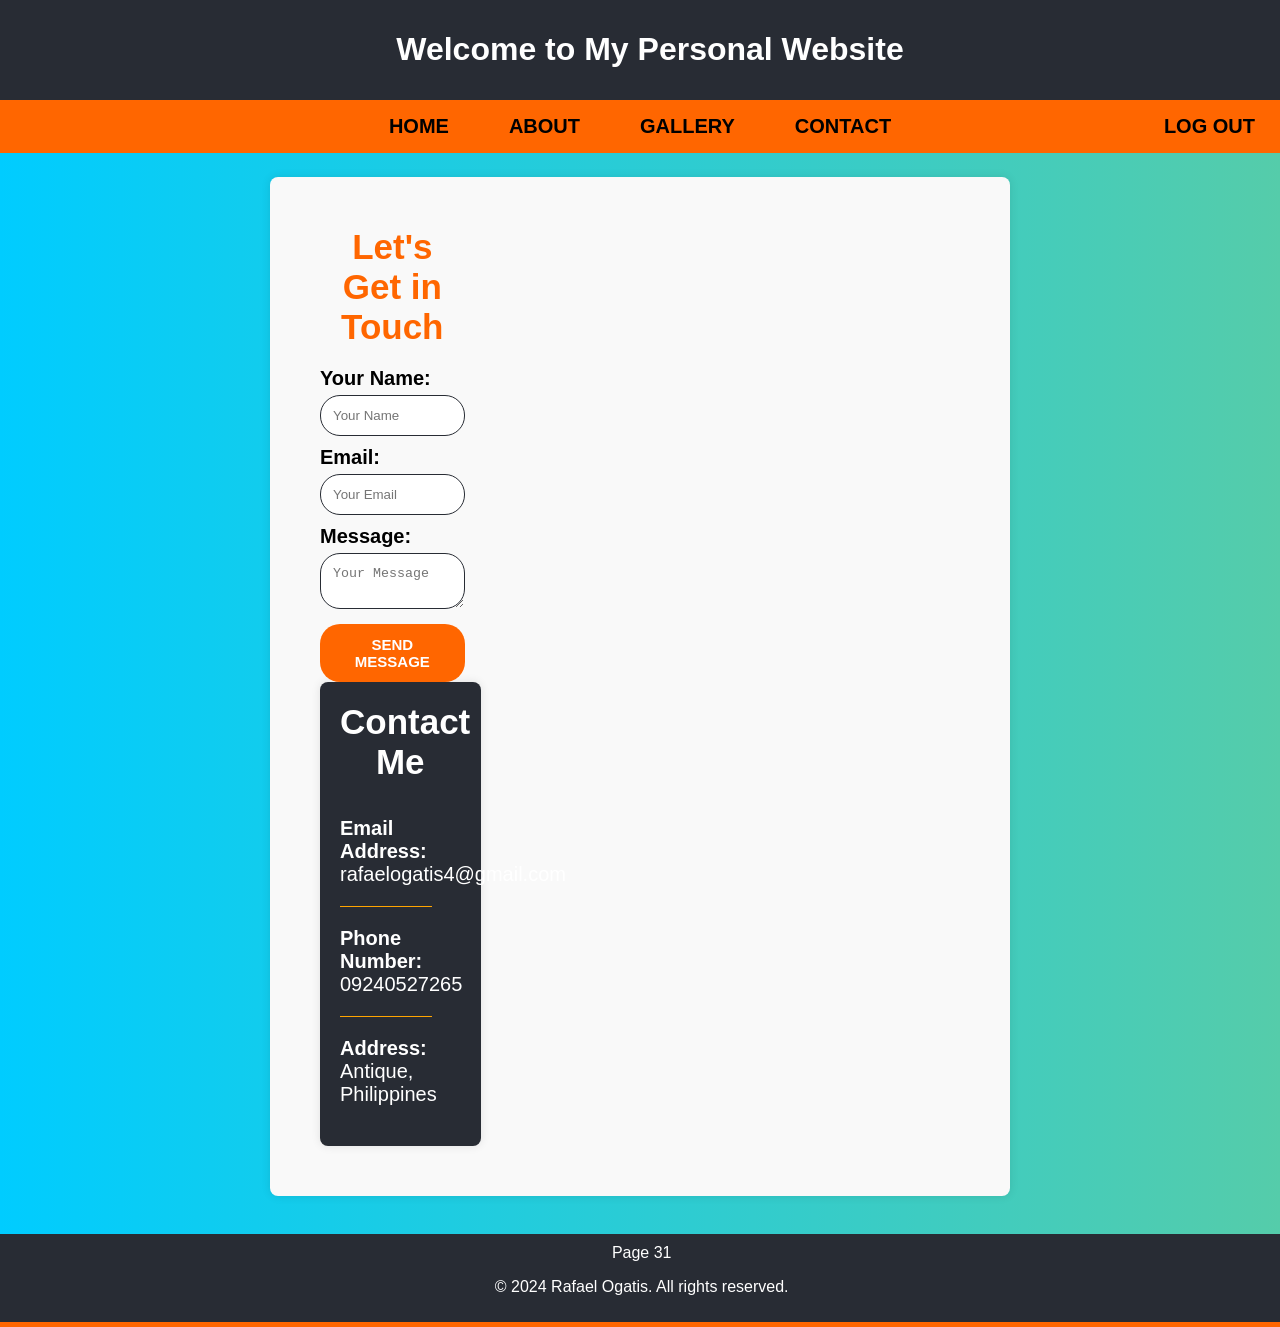
<file: contact.html>
<!DOCTYPE html>
<html lang="en">
<head>
 <meta charset="UTF-8">
 <meta name="viewport" content="width=device-width, initial-scale=0.5">
 <title>Contact - Personal Website</title>
 <link rel="stylesheet" href="style.css">
 
</head>
<body class="contact-background">
 <header>
 <h1>Welcome to My Personal Website</h1>
 </header>
 <nav>
 <ul>
 <li><a href="index.html">HOME</a></li>
 <li class="dropdown">
 <a href="#" class="dropbtn">ABOUT</a>
 <div class="dropdown-content">
 <a href="skills.html">Skills I'm Developing</a>
<a href="goals.html">My Goals as a Student</a>
<a href="funfacts.html">Fun Facts About Me</a>
 </div>
 </li>
 <li><a href="gallery.html">GALLERY</a></li>
 <li><a href="contact.html">CONTACT</a></li>
 <a href="javascript:void(0);" class="logout-button" onclick="confirmLogout()">LOG 
OUT</a>
 </ul>
 </nav>
 <section id="section2"></section>
 <section id="contact">
 <div class="contact-content">
 <!-- Contact Form -->
 <form id="contactForm" class="contact-form">
 <h2>Let's Get in Touch</h2>
 <label for="name">Your Name:</label>
 <input type="text" id="name" name="name" placeholder="Your Name">
 <span class="error" id="nameError"></span>
 
 <label for="email">Email:</label>
 <input type="email" id="email" name="email" placeholder="Your Email">
 <span class="error" id="emailError"></span>
 
 <label for="message">Message:</label>
 <textarea id="message" name="message" placeholder="Your Message"></textarea>
 <span class="error" id="messageError"></span>
 
 <button type="submit"><strong>SEND MESSAGE</strong> </button>
 </form>
 
 <!-- New Container for Contact Details -->
 <div class="contact-details">
 <h3><center>Contact Me</center></h3>
 <p><strong>Email Address:</strong> <br> rafaelogatis4@gmail.com</p>
 <hr width="75%" size="1" color="Orange" align="left">
 <p><strong>Phone Number:</strong> <br>09240527265</p>
 <hr width="75%" size="1" color="Orange" align="left">
 <p><strong>Address:</strong> <br> Antique, Philippines</p>
 </div>
 </div>
 </section>
 
 
 <footer> Page 31
 <p>&copy; 2024 Rafael Ogatis. All rights reserved.</p>
 </footer>
 <div class="footer-divider"></div> <!-- Orange line -->
 <script>
 const form = document.querySelector("#contactForm");
const nameInput = document.querySelector("#name");
const emailInput = document.querySelector("#email");
const messageInput = document.querySelector("#message");
form.addEventListener("submit", function(event) {
 let isValid = true;
 // Clear all previous error messages
 document.querySelectorAll(".error").forEach(function(errorElement) {
 errorElement.textContent = "";
 });
 // Validate Name
 if (nameInput.value.trim() === "") {
 document.getElementById('nameError').textContent = "Name is required";
 isValid = false;
 }
 // Validate Email
 if (emailInput.value.trim() === "") {
 document.getElementById('emailError').textContent = "Email is required";
 isValid = false;
 } else if (!validateEmail(emailInput.value)) {
 document.getElementById('emailError').textContent = "Please enter a valid email";
 isValid = false;
 }
 // Validate Message
 if (messageInput.value.trim() === "") {
 document.getElementById('messageError').textContent = "Message is required";
 isValid = false;
 }
 // Prevent form submission if there are errors
 if (!isValid) {
 event.preventDefault();
 }
});
// Function to validate email format
function validateEmail(email) {
 const re = /^[^\s@]+@[^\s@]+\.[^\s@]+$/;
 return re.test(String(email).toLowerCase());
}
 </script>
<script>
document.getElementById('contactForm').addEventListener('submit', function(event) {
 event.preventDefault(); // Prevent the default form submission
 // Get form values
 const name = document.getElementById('name').value;
 const email = document.getElementById('email').value;
 const message = document.getElementById('message').value;
 // Simple validation (can be extended)
 if (name === "" || email === "" || message === "") {
 alert("Please fill in all fields before submitting.");
 return; // Exit the function if validation fails
 }
 // Simulating a successful message submission
 alert("Your message has been sent successfully!"); Page 32
 // Clear form fields after submission
 document.getElementById('contactForm').reset();
});
</script>
<script>
 // Logout function with confirmation
 function confirmLogout() {
 // Show a confirmation message to the user
 const confirmLogout = confirm("Are you sure you want to log out?");
 
 // If the user confirms, proceed with logging out
 if (confirmLogout) {
 // Mark the user as logged out in localStorage (if used)
 localStorage.removeItem('isLoggedIn'); // Or any other keys related to login 
credentials
 
 // Redirect to the login page
 window.location.href = 'login.html';
 } else {
 // If the user cancels, do nothing
 return;
 }
 }
 
 </script>
</body>
</html>
</file>
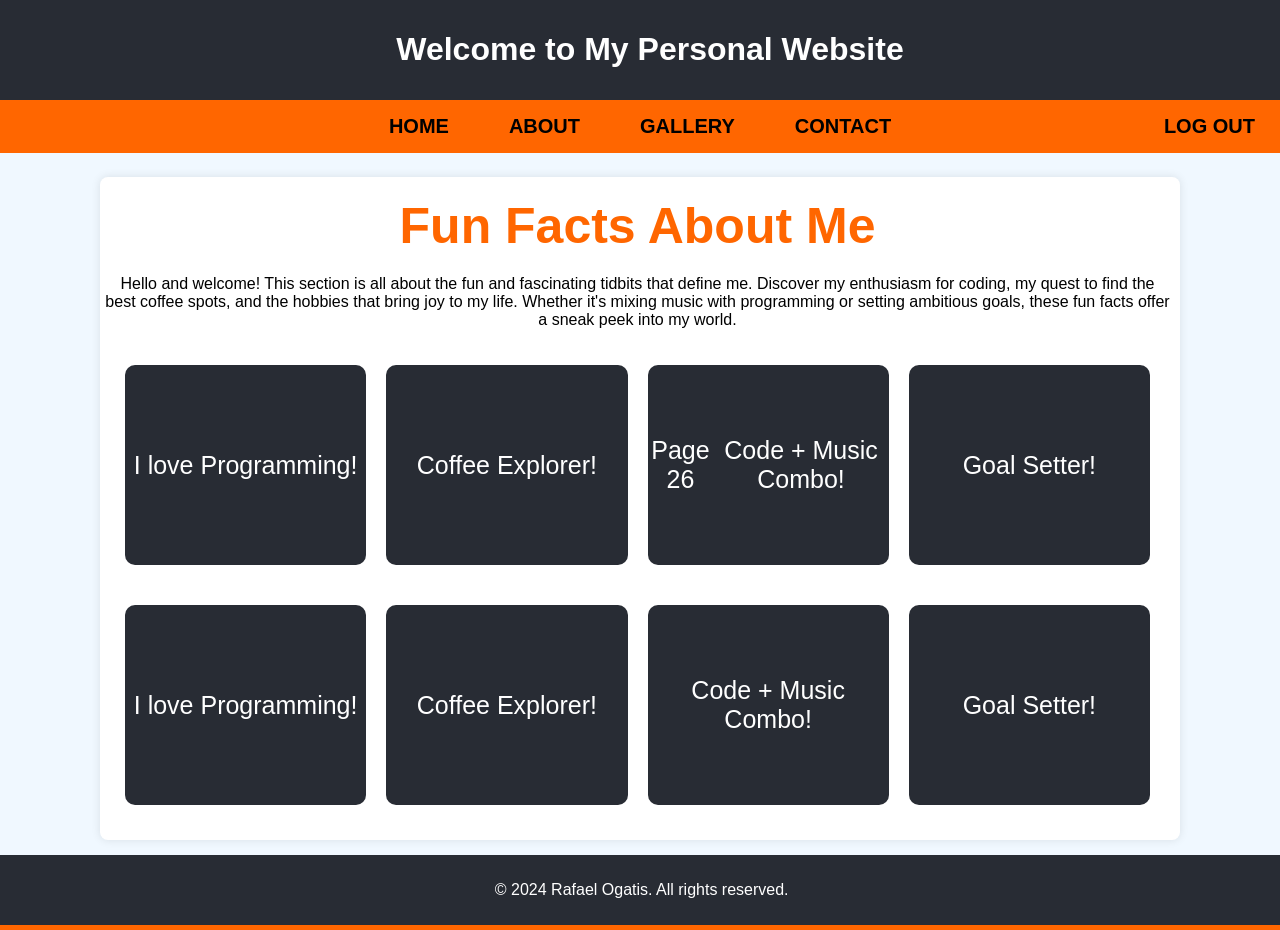
<file: funfacts.html>
<!DOCTYPE html>
<html lang="en">
<head>
 <meta charset="UTF-8">
 <meta name="viewport" content="width=device-width, initial-scale=0.5">
 <title>Fun Facts About Me</title>
 <link rel="stylesheet" href="style.css">
</head>
<body>
 <header>
 <h1>Welcome to My Personal Website</h1>
 </header>
 <nav>
 <ul>
 <li><a href="index.html">HOME</a></li>
 <li class="dropdown">
 <a href="#" class="dropbtn">ABOUT</a>
 <div class="dropdown-content">
 <a href="skills.html">Skills I'm Developing</a>
<a href="goals.html">My Goals as a Student</a>
<a href="funfacts.html">Fun Facts About Me</a>
 </div>
 </li>
 <li><a href="gallery.html">GALLERY</a></li>
 <li><a href="contact.html">CONTACT</a></li>
 <a href="javascript:void(0);" class="logout-button" onclick="confirmLogout()">LOG 
OUT</a>
 </ul>
 </nav>
 <section id="section2"></section>
 <section id="drop">
 <h2>Fun Facts About Me</h2>
 <p>Hello and welcome! This section is all about the fun and fascinating tidbits that 
define me. 
 Discover my enthusiasm for coding, my quest to find the best coffee spots, and the 
hobbies that bring joy to my life. 
 Whether it's mixing music with programming or setting ambitious goals, these fun 
facts offer a sneak peek into my world. </p>
 
 
 <div class="funfact-container">
 <div class="funfact-card">
 <div class="funfact-inner">
 <div class="funfact-front">
 <p>I love Programming!</p>
 </div>
<div class="funfact-back">
 <p>I can code and make a mean cup of coffee—always a study 
essential!</p>
 </div>
 </div>
 </div>
 <div class="funfact-card">
 <div class="funfact-inner">
 <div class="funfact-front">
 <p>Coffee Explorer!</p>
 </div>
<div class="funfact-back">
 <p>I’m on a mission to try every coffee shop in my town!</p>
 </div>
 </div>
 </div>
 <div class="funfact-card">
 <div class="funfact-inner">
 <div class="funfact-front"> Page 26
 <p>Code + Music Combo! </p>
 </div>
<div class="funfact-back">
 <p>My best code happens when I’m listening to OPM and RNB!</p>
 </div>
 </div>
 </div>
 <div class="funfact-card">
 <div class="funfact-inner">
 <div class="funfact-front">
 <p>Goal Setter! </p>
 </div>
<div class="funfact-back">
 <p>I keep a list of 100 things to achieve this year, from tiny wins 
to big dreams!</p>
 </div>
 </div>
 </div>
 </div>
 <div class="funfact-container">
 <div class="funfact-card">
 <div class="funfact-inner">
 <div class="funfact-front">
 <p>I love Programming!</p>
 </div>
<div class="funfact-back">
 <p>I can code and make a mean cup of coffee—always a study 
essential!</p>
 </div>
 </div>
 </div>
 <div class="funfact-card">
 <div class="funfact-inner">
 <div class="funfact-front">
 <p>Coffee Explorer!</p>
 </div>
<div class="funfact-back">
 <p>I’m on a mission to try every coffee shop in my town!</p>
 </div>
 </div>
 </div>
 <div class="funfact-card">
 <div class="funfact-inner">
 <div class="funfact-front">
 <p>Code + Music Combo! </p>
 </div>
<div class="funfact-back">
 <p>My best code happens when I’m listening to OPM and RNB!</p>
 </div>
 </div>
 </div>
 <div class="funfact-card">
 <div class="funfact-inner">
 <div class="funfact-front">
 <p>Goal Setter! </p>
 </div>
<div class="funfact-back">
 <p>I keep a list of 100 things to achieve this year, from tiny wins 
to big dreams!</p>
 </div>
 </div>
 </div>
 </div>
 </div>
 </section>
 
 <script>
 // Logout function with confirmation
 function confirmLogout() {
 // Show a confirmation message to the user
 const confirmLogout = confirm("Are you sure you want to log out?");
 
 // If the user confirms, proceed with logging out Page 27
 if (confirmLogout) {
 // Mark the user as logged out in localStorage (if used)
 localStorage.removeItem('isLoggedIn'); // Or any other keys related to login 
credentials
 
 // Redirect to the login page
 window.location.href = 'login.html';
 } else {
 // If the user cancels, do nothing
 return;
 }
 }
 
 </script>
 <footer>
 <p>&copy; 2024 Rafael Ogatis. All rights reserved.</p>
 </footer>
 <div class="footer-divider"></div> <!-- Orange line -->
</body>
</html>
</file>
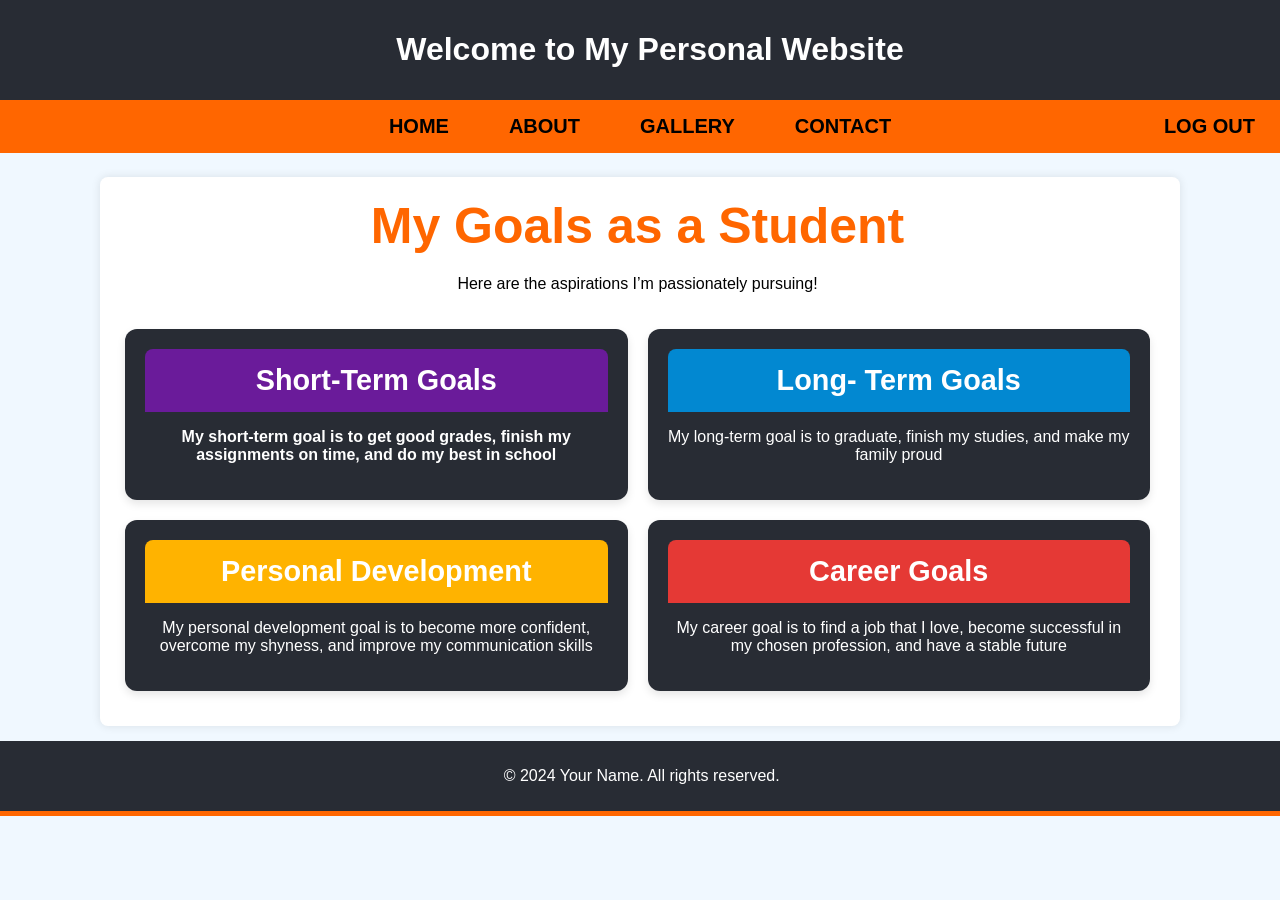
<file: goals.html>
<!DOCTYPE html>
<html lang="en">
<head>
 <meta charset="UTF-8">
 <meta name="viewport" content="width=device-width, initial-scale=0.5">
 <title>My Goals as a Student</title>
 <link rel="stylesheet" href="style.css">
</head>
<body>
 <header>
 <h1>Welcome to My Personal Website</h1>
 </header>
 <nav>
 <ul>
 <li><a href="index.html">HOME</a></li>
 <li class="dropdown">
 <a href="#" class="dropbtn">ABOUT</a>
 <div class="dropdown-content">
 <a href="skills.html">Skills I'm Developing</a>
<a href="goals.html">My Goals as a Student</a>
<a href="funfacts.html">Fun Facts About Me</a>
 </div>
 </li>
 <li><a href="gallery.html">GALLERY</a></li>
 <li><a href="contact.html">CONTACT</a></li>
 <a href="javascript:void(0);" class="logout-button" onclick="confirmLogout()">LOG 
OUT</a>
 </ul>
 </nav>
 <section id="section2"></section>
 <section id="drop">
 <h2>My Goals as a Student</h2>
 <p style="text-align: center;">Here are the aspirations I’m passionately 
pursuing!</p>
 
 <div class="goal-grid">
 <div class="goal-card" onclick="toggleGoalDetails(1)">
 <div class="goal-header" style="background-color: 
#6a1b9a;"><strong>Short-Term Goals</strong></div>
 <p><strong>My short-term goal is to get good grades, finish my assignments on time, and do my best in school</strong></p>
<div class="goal-details" id="goal1-details">
 <p>By focusing on these short-term goals, 
 I am confident that I will enhance my web development skills and 
set a solid foundation for my future endeavors in the tech industry.</p>
 </div>
 </div>
 
 <div class="goal-card" onclick="toggleGoalDetails(1)">
 <div class="goal-header" style="background-color: #0288d1;"><strong>Long-
Term Goals</strong></div>
 <p>My long-term goal is to graduate, finish my studies, and make my family proud</p>
<div class="goal-details" id="goal2-details">
 <p>By setting these long-term goals, I am dedicated to evolving as a 
front-end developer, contributing to impactful projects, and becoming a valuable asset in the 
technology landscape.</p></p>
 </div>
 </div>
 
 <div class="goal-card" onclick="toggleGoalDetails(2)">
 <div class="goal-header" style="background-color: 
#ffb300;"><strong>Personal Development</strong></div>
 <p>My personal development goal is to become more confident, overcome my shyness, and improve my communication skills</p>
<div class="goal-details" id="goal3-details">
 <p>I strive to become a more well-rounded individual, 
 equipped to handle challenges and make meaningful contributions 
in both my personal and professional life.</p> Page 24
 </div>
 </div>
 
 <div class="goal-card" onclick="toggleGoalDetails(2)">
 <div class="goal-header" style="background-color: 
#e53935;"><strong>Career Goals</strong></div>
 <p>My career goal is to find a job that I love, become successful in my chosen profession, and have a stable future</p>
 <div class="goal-details" id="goal4-details">
 <p>My goal is to grow into a leadership position where I can guide 
teams, drive projects to success, and contribute to strategic decision-making. 
 I aim to develop my leadership skills through experience and by 
seeking out opportunities to lead initiatives within my current role.</p>
 </div>
 </div>
 </div>
 </section>
 </section>
 
 <footer>
 <p>&copy; 2024 Your Name. All rights reserved.</p>
 </footer>
 <div class="footer-divider"></div> <!-- Orange line -->
 <script>
 // Function to toggle details for both cards in a row
 function toggleGoalDetails(group) {
 const details1 = document.getElementById('goal' + (group * 2 - 1) + '-details');
 const details2 = document.getElementById('goal' + (group * 2) + '-details');
 // Toggle visibility for the paired goals
 details1.classList.toggle('active');
 details2.classList.toggle('active');
 }
 </script>
<script>
 // Logout function with confirmation
 function confirmLogout() {
 // Show a confirmation message to the user
 const confirmLogout = confirm("Are you sure you want to log out?");
 
 // If the user confirms, proceed with logging out
 if (confirmLogout) {
 // Mark the user as logged out in localStorage (if used)
 localStorage.removeItem('isLoggedIn'); // Or any other keys related to login 
credentials
 
 // Redirect to the login page
 window.location.href = 'login.html';
 } else {
 // If the user cancels, do nothing
 return;
 }
 }
 
 </script>
</body>
</html>
</file>
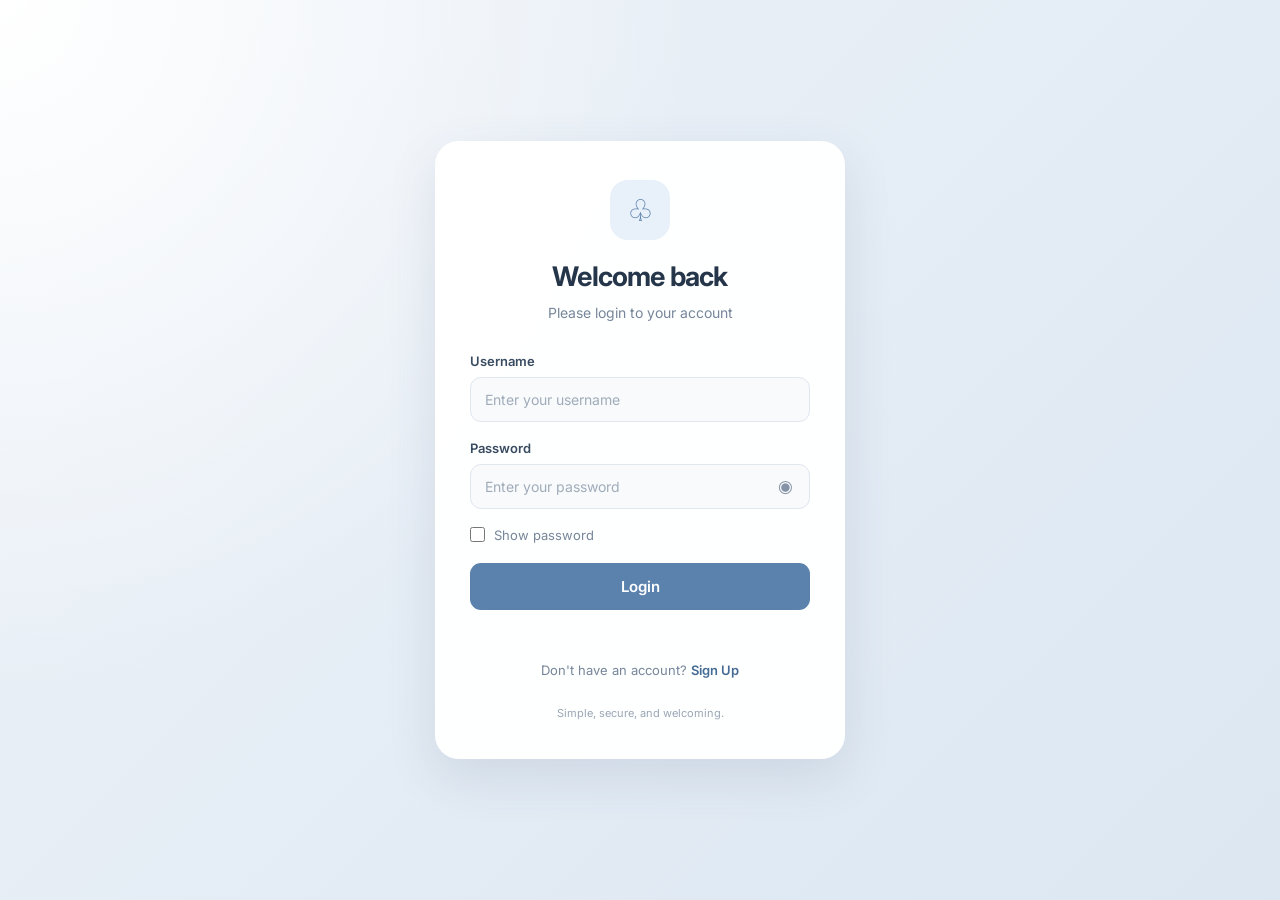
<file: login.html>
<!DOCTYPE html>
<html lang="en">
<head>
    <meta charset="UTF-8">
    <meta name="viewport" content="width=device-width, initial-scale=1.0">
    <title>Login & Sign Up Page</title>

    <link rel="preconnect" href="https://fonts.googleapis.com">
    <link rel="preconnect" href="https://fonts.gstatic.com" crossorigin>
    <link href="https://fonts.googleapis.com/css2?family=Inter:wght@400;500;600;700&display=swap" rel="stylesheet">

    <style>
        * {
            margin: 0;
            padding: 0;
            box-sizing: border-box;
            font-family: 'Inter', -apple-system, BlinkMacSystemFont, 'Segoe UI', sans-serif;
        }

        :root {
            --primary: #5b82ad;
            --primary-dark: #456b94;
            --text: #26364a;
            --muted: #77869a;
            --border: #e0e7ef;
            --input-bg: #f8fafc;
        }

        body {
            min-height: 100vh;
            display: flex;
            align-items: center;
            justify-content: center;
            padding: 24px;
            background:
                radial-gradient(circle at top left, #ffffff 0%, transparent 45%),
                linear-gradient(135deg, #edf2f8, #dce7f2);
        }

        .form-container {
            width: 100%;
            max-width: 410px;
            padding: 38px 34px;
            background: rgba(255, 255, 255, 0.96);
            border: 1px solid rgba(255, 255, 255, 0.9);
            border-radius: 24px;
            box-shadow: 0 18px 50px rgba(54, 78, 108, 0.12);
            animation: appear 0.5s ease;
        }

        @keyframes appear {
            from {
                opacity: 0;
                transform: translateY(12px);
            }
            to {
                opacity: 1;
                transform: translateY(0);
            }
        }

        .logo {
            width: 60px;
            height: 60px;
            display: flex;
            align-items: center;
            justify-content: center;
            margin: 0 auto 20px;
            border-radius: 18px;
            background: #e8f0fa;
            color: var(--primary);
            font-size: 30px;
        }

        #formTitle {
            text-align: center;
            font-size: 27px;
            font-weight: 700;
            color: var(--text);
            letter-spacing: -0.8px;
            margin-bottom: 9px;
        }

        .subtitle {
            text-align: center;
            color: var(--muted);
            font-size: 14px;
            line-height: 1.6;
            margin-bottom: 28px;
        }

        .field {
            margin-bottom: 18px;
        }

        .field label {
            display: block;
            margin-bottom: 8px;
            color: #394b60;
            font-size: 13px;
            font-weight: 600;
        }

        .input-wrap {
            position: relative;
        }

        .input-wrap input {
            width: 100%;
            padding: 13px 14px;
            border: 1px solid var(--border);
            border-radius: 11px;
            background: var(--input-bg);
            color: var(--text);
            font-size: 14px;
            outline: none;
            transition: border-color 0.2s, box-shadow 0.2s, background 0.2s;
        }

        .input-wrap input::placeholder {
            color: #a0acba;
        }

        .input-wrap input:focus {
            background: #ffffff;
            border-color: #8eafd2;
            box-shadow: 0 0 0 4px rgba(91, 130, 173, 0.12);
        }

        .password-input {
            padding-right: 48px !important;
        }

        .eye-button {
            position: absolute;
            right: 8px;
            top: 50%;
            transform: translateY(-50%);
            width: 34px;
            height: 34px;
            margin: 0;
            padding: 0;
            border-radius: 8px;
            background: transparent;
            color: #8493a5;
            box-shadow: none;
            font-size: 17px;
            border: none;
            cursor: pointer;
        }

        .eye-button:hover {
            background: #edf2f8;
            color: var(--primary-dark);
        }

        .show-password {
            display: flex;
            align-items: center;
            gap: 9px;
            margin-top: 3px;
        }

        .show-password input {
            width: 15px;
            height: 15px;
            accent-color: var(--primary);
            cursor: pointer;
        }

        .show-password label {
            color: var(--muted);
            font-size: 13px;
            cursor: pointer;
        }

        #passwordMatchMessage {
            font-size: 12px;
            margin-top: -8px;
            margin-bottom: 14px;
            min-height: 16px;
        }

        .submit-button {
            width: 100%;
            margin-top: 20px;
            padding: 14px;
            border: none;
            border-radius: 11px;
            background: var(--primary);
            color: #ffffff;
            font-size: 15px;
            font-weight: 600;
            cursor: pointer;
            transition: background 0.2s, box-shadow 0.2s, transform 0.2s;
        }

        .submit-button:hover {
            background: var(--primary-dark);
            box-shadow: 0 7px 16px rgba(69, 107, 148, 0.2);
            transform: translateY(-1px);
        }

        .submit-button:active {
            transform: translateY(0);
        }

        #errorMessage {
            min-height: 18px;
            margin-top: 12px;
            color: #dc5454;
            font-size: 12px;
            line-height: 1.5;
            text-align: center;
        }

        #toggleText {
            margin-top: 19px;
            text-align: center;
            color: var(--muted);
            font-size: 13px;
            line-height: 1.8;
        }

        #toggleText a {
            color: var(--primary-dark);
            font-weight: 600;
            text-decoration: none;
        }

        #toggleText a:hover {
            text-decoration: underline;
        }

        .footer-text {
            margin-top: 24px;
            color: #9aa6b5;
            font-size: 11px;
            text-align: center;
        }

        [hidden] {
            display: none !important;
        }

        @media (max-width: 480px) {
            body {
                padding: 16px;
            }

            .form-container {
                padding: 30px 23px;
                border-radius: 20px;
            }

            #formTitle {
                font-size: 25px;
            }
        }

        @media (prefers-reduced-motion: reduce) {
            *, *::before, *::after {
                animation: none !important;
                transition: none !important;
            }
        }
    </style>
</head>

<body>
    <main class="form-container">
        <div class="logo" aria-hidden="true">♧</div>

        <h2 id="formTitle">Welcome back</h2>
        <p class="subtitle" id="subtitle">Please login to your account</p>

        <form id="authForm">
            <div class="field">
                <label for="username">Username</label>
                <div class="input-wrap">
                    <input type="text" id="username" placeholder="Enter your username" autocomplete="username" required>
                </div>
            </div>

            <div class="field">
                <label for="password">Password</label>
                <div class="input-wrap">
                    <input type="password" id="password" class="password-input" placeholder="Enter your password" autocomplete="current-password" required>
                    <button type="button" class="eye-button" id="togglePassword" aria-label="Show password" aria-pressed="false">◉</button>
                </div>
            </div>

            <div class="show-password" id="showPasswordContainer">
                <input type="checkbox" id="showPassword">
                <label for="showPassword">Show password</label>
            </div>

            <div class="field" id="confirmField" hidden>
                <label for="confirmPassword">Confirm Password</label>
                <div class="input-wrap">
                    <input type="password" id="confirmPassword" class="password-input" placeholder="Re-enter your password" autocomplete="new-password">
                    <button type="button" class="eye-button" id="toggleConfirmPassword" aria-label="Show confirm password" aria-pressed="false">◉</button>
                </div>
            </div>

            <p id="passwordMatchMessage" hidden></p>

            <button type="submit" class="submit-button" id="submitButton">Login</button>
            <p id="errorMessage" role="status" aria-live="polite"></p>

            <p id="toggleText">
                Don't have an account?
                <a href="#" id="toggleLink">Sign Up</a>
            </p>
        </form>

        <p class="footer-text">Simple, secure, and welcoming.</p>
    </main>

    <script>
        let isLogin = true;
        const defaultUsername = "Mary";
        const defaultPassword = "#dec24";

        const authForm = document.getElementById("authForm");
        const formTitle = document.getElementById("formTitle");
        const subtitle = document.getElementById("subtitle");
        const usernameInput = document.getElementById("username");
        const passwordInput = document.getElementById("password");
        const confirmPasswordInput = document.getElementById("confirmPassword");
        const confirmField = document.getElementById("confirmField");
        const showPasswordContainer = document.getElementById("showPasswordContainer");
        const showPasswordCheckbox = document.getElementById("showPassword");
        const submitButton = document.getElementById("submitButton");
        const errorMessage = document.getElementById("errorMessage");
        const toggleLink = document.getElementById("toggleLink");
        const passwordMatchMessage = document.getElementById("passwordMatchMessage");

        function updateEyeButton(buttonId, isVisible) {
            const btn = document.getElementById(buttonId);
            btn.textContent = isVisible ? "◎" : "◉";
            btn.setAttribute("aria-label", isVisible ? "Hide password" : "Show password");
            btn.setAttribute("aria-pressed", String(isVisible));
        }

        function setPasswordVisibility(input, isVisible, buttonId) {
            input.type = isVisible ? "text" : "password";
            updateEyeButton(buttonId, isVisible);
        }

        function toggleForm(event) {
            if (event) event.preventDefault();
            isLogin = !isLogin;
            authForm.reset();
            errorMessage.textContent = "";
            passwordMatchMessage.textContent = "";
            passwordMatchMessage.hidden = true;

            setPasswordVisibility(passwordInput, false, "togglePassword");
            setPasswordVisibility(confirmPasswordInput, false, "toggleConfirmPassword");
            showPasswordCheckbox.checked = false;

            if (isLogin) {
                formTitle.textContent = "Welcome back";
                subtitle.textContent = "Please login to your account";
                confirmField.hidden = true;
                confirmPasswordInput.required = false;
                showPasswordContainer.hidden = false;
                submitButton.textContent = "Login";
                toggleLink.parentElement.innerHTML = "Don't have an account? <a href='#' id='toggleLink'>Sign Up</a>";
            } else {
                formTitle.textContent = "Create account";
                subtitle.textContent = "Join us and create your account";
                confirmField.hidden = false;
                confirmPasswordInput.required = true;
                showPasswordContainer.hidden = true;
                submitButton.textContent = "Create Account";
                toggleLink.parentElement.innerHTML = "Already have an account? <a href='#' id='toggleLink'>Login</a>";
            }
            document.getElementById("toggleLink").addEventListener("click", toggleForm);
            passwordInput.autocomplete = isLogin ? "current-password" : "new-password";
        }

        toggleLink.addEventListener("click", toggleForm);

        showPasswordCheckbox.addEventListener("change", function () {
            setPasswordVisibility(passwordInput, this.checked, "togglePassword");
        });

        document.getElementById("togglePassword").addEventListener("click", function () {
            const newState = passwordInput.type === "password";
            showPasswordCheckbox.checked = newState;
            setPasswordVisibility(passwordInput, newState, "togglePassword");
        });

        document.getElementById("toggleConfirmPassword").addEventListener("click", function () {
            setPasswordVisibility(confirmPasswordInput, confirmPasswordInput.type === "password", "toggleConfirmPassword");
        });

        function checkPasswordMatch() {
            const pwd = passwordInput.value;
            const confirmPwd = confirmPasswordInput.value;

            if (isLogin || confirmPwd === "") {
                passwordMatchMessage.hidden = true;
                return;
            }

            passwordMatchMessage.hidden = false;
            if (pwd === confirmPwd) {
                passwordMatchMessage.textContent = "✓ Passwords match";
                passwordMatchMessage.style.color = "#16834a";
            } else {
                passwordMatchMessage.textContent = "✗ Passwords do not match";
                passwordMatchMessage.style.color = "#dc5454";
            }
        }

        passwordInput.addEventListener("input", checkPasswordMatch);
        confirmPasswordInput.addEventListener("input", checkPasswordMatch);

        authForm.addEventListener("submit", function (event) {
            event.preventDefault();
            const username = usernameInput.value.trim();
            const password = passwordInput.value;
            errorMessage.textContent = "";

            if (!username || !password) {
                errorMessage.textContent = "Please fill out all required fields.";
                return;
            }

            if (isLogin) {
                if (username === defaultUsername && password === defaultPassword) {
                    window.location.href = "index.html";
                    return;
                }
                try {
                    const storedUser = localStorage.getItem("username");
                    const stored
</file>
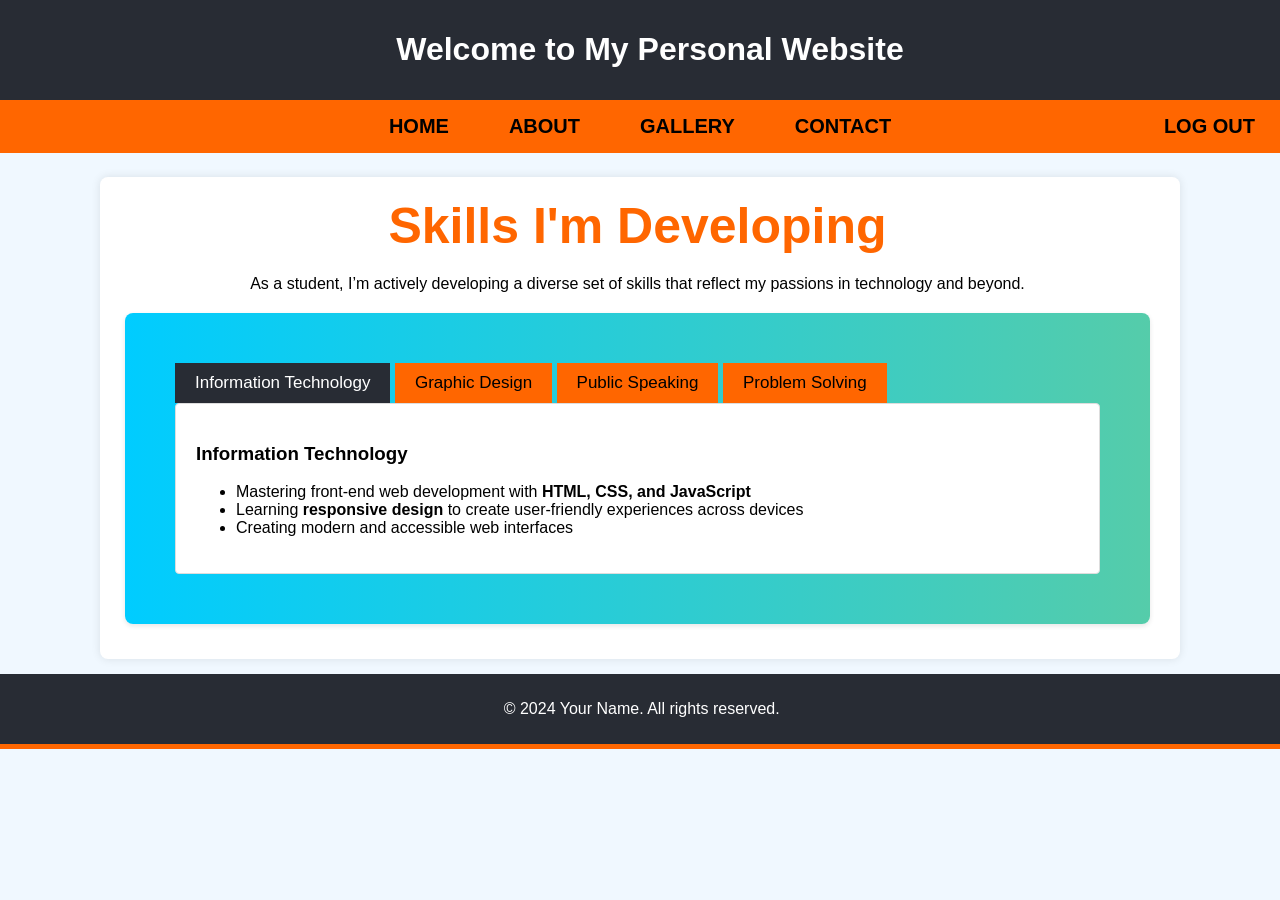
<file: skills.html>
<!DOCTYPE html>
<html lang="en">
<head>
 <meta charset="UTF-8">
 <meta name="viewport" content="width=device-width, initial-scale=0.5">
 <title>Skills I'm Developing</title>
 <link rel="stylesheet" href="style.css">
</head>
<body>
 <header>
 <h1>Welcome to My Personal Website</h1>
 </header>
 <nav>
 <ul>
 <li><a href="index.html">HOME</a></li>
 <li class="dropdown">
 <a href="#" class="dropbtn">ABOUT</a>
 <div class="dropdown-content">
 <a href="skills.html">Skills I'm Developing</a>
<a href="goals.html">My Goals as a Student</a>
<a href="funfacts.html">Fun Facts About Me</a>
 </div>
 </li>
 <li><a href="gallery.html">GALLERY</a></li>
 <li><a href="contact.html">CONTACT</a></li>
 <a href="javascript:void(0);" class="logout-button" onclick="confirmLogout()">LOG 
OUT</a>
 </ul>
 </nav>
 <section id="section2"></section>
 <section id="drop">
 <h2>Skills I'm Developing</h2>
 <p>As a student, I’m actively developing a diverse set of skills that reflect my passions 
in technology and beyond.</p>
 
 <section id="skills">
 
 <div class="tab">
 <button class="tablinks" onclick="openTab(event, 'IT')">Information 
Technology</button>
 <button class="tablinks" onclick="openTab(event, 'GraphicDesign')">Graphic 
Design</button>
 <button class="tablinks" onclick="openTab(event, 'PublicSpeaking')">Public 
Speaking</button>
 <button class="tablinks" onclick="openTab(event, 'ProblemSolving')">Problem 
Solving</button>
 </div>
 
 <div id="IT" class="tabcontent">
 <h3>Information Technology</h3>
 <ul>
 <li>Mastering front-end web development with <strong>HTML, CSS, and 
JavaScript</strong></li>
 <li>Learning <strong>responsive design</strong> to create user-friendly 
experiences across devices</li>
 <li> Creating modern and accessible web interfaces</li>
 </ul>
 </div>
 
 <div id="GraphicDesign" class="tabcontent" style="display:none;">
 <h3>Graphic Design</h3>
 <ul> 
 <li>Exploring visual design with tools like <strong>Adobe Illustrator and 
Canva</strong></li>
 <li>Building skills in branding, layout, and digital illustration</li>
<li> Combining design with web development for cohesive digital presence</li>
 </ul>
 </div>
 <div id="PublicSpeaking" class="tabcontent" style="display:none;">
 <h3>Public Speaking</h3>
 <ul>
 <li>Developing communication skills through workshops and presentations</li>
<li>Practicing storytelling techniques to engage and inspire audiences</li>
<li>Strengthening my ability to share ideas clearly and confidently
</li>
 </ul>
 </div>
 <div id="ProblemSolving" class="tabcontent" style="display:none;">
 <h3>Problem Solving and Critical Thinking</h3>
 <ul>
 <li>Enhancing analytical skills through coding challenges and project-based 
learning</li>
 <li>Focusing on efficient solutions and optimizing workflows in web 
development</li>
 <li>Building a structured approach to tackling complex problems</li> 
 </ul>
 </div>
 </section>
 </section>
 <footer>
 <p>&copy; 2024 Your Name. All rights reserved.</p>
 </footer>
 <div class="footer-divider"></div> <!-- Orange line -->
<script>
function openTab(evt, tabName) {
 // Get all tab content elements
 const tabcontents = document.getElementsByClassName("tabcontent");
 // Hide all tab content
 for (let i = 0; i < tabcontents.length; i++) {
 tabcontents[i].style.display = "none";
 }
 // Remove "active" class from all tab links
 const tablinks = document.getElementsByClassName("tablinks");
 for (let i = 0; i < tablinks.length; i++) {
 tablinks[i].classList.remove("active");
 }
 // Show the current tab
 document.getElementById(tabName).style.display = "block";
 evt.currentTarget.classList.add("active");
}
// Initially show the first tab content
document.addEventListener("DOMContentLoaded", function() {
 document.querySelector('.tablinks').click(); // Simulates a click on the first tab
});
</script>
<script>
 // Logout function with confirmation
 function confirmLogout() {
 // Show a confirmation message to the user
 const confirmLogout = confirm("Are you sure you want to log out?");
 
 // If the user confirms, proceed with logging out
 if (confirmLogout) {
 // Mark the user as logged out in localStorage (if used) Page 22
 localStorage.removeItem('isLoggedIn'); // Or any other keys related to login 
credentials
 
 // Redirect to the login page
 window.location.href = 'login.html';
 } else {
 // If the user cancels, do nothing
 return;
 }
 }
 
 </script>
</body>
</html>
</file>
<file: style.css>
body {
 font-family: Trebuchet MS, sans-serif;
 margin: 0;
 padding: 0;
 background-color: #f0f8ff;
}
header {
 background-color: #282c34;
 color: white;
 padding: 10px;
 text-align: center;
 position: fixed; /* Changed to fixed */
 top: 0;
 left: 0; /* Ensure it stretches across */
 width: 100%; /* Ensure it stretches across */
 z-index: 999;
 font-family: Trebuchet MS, sans-serif;
}
nav {
 position: fixed; /* Changed to fixed */
 top: 100px; /* Position below the header */
 left: 0;
 width: 100%;
 z-index: 999;
}
nav ul {
 list-style-type: none;
 padding: 0;
 margin: 0;
 display: flex;
 justify-content: center;
 background-color: #ff6600;
}
nav ul li {
 margin: 0 15px;
}
nav ul li a {
 text-decoration: none;
 color: rgb(0, 0, 0);
 font-weight: bold;
 padding: 15px;
 display: block;
 font-size: 20px;
}
nav ul li a:hover {
 background-color: #ffffff;
 font-size: 20px;
 color: #ff6600;
}
/* Dropdown Styles */
.dropdown-content {
 display: none;
 position: absolute;
 background-color: #ffffff;
 box-shadow: 0px 8px 16px rgba(0, 0, 0, 0.2);
 min-width: 160px;
 z-index: 1;
}
.dropdown:hover .dropdown-content { Page 4
 display: block;
}
.dropdown-content a {
 color: black;
 padding: 12px 16px;
 text-decoration: none;
 display: block;
}
/* Keep the ABOUT link active while hovering on the dropdown */
.dropdown:hover .dropbtn {
 background-color: #ffffff; /* Highlight color when hovered */
 color: #ff6600; /* Optional: change text color when dropdown is open */
}
#drop {
 padding: 20px 10px 15px 5px; /* Top, Right, Bottom, Left */
}
#drop h2 {
 text-align: center;
 margin-bottom: 20px;
 margin-top: 0;
 font-size: 50px;
 background: #ff6600;
 -webkit-background-clip: text;
 -webkit-text-fill-color: transparent;
}
#drop p {
 text-align: center;
}
section {
 padding: 50px;
 margin: 100px 100px; /* Add top margin to prevent content being hidden behind the fixed 
header and nav */
 background-color: white;
 border-radius: 8px;
 box-shadow: 0 0 10px rgba(0, 0, 0, 0.1);
 margin-bottom: 15px;
 margin-top: 38.5px;
 
}
.section2 {
 padding: 50px;
 background-color: white;
 border-radius: 8px;
 box-shadow: 0 0 10px rgba(0, 0, 0, 0.1);
 margin-bottom: 15px;
 margin-top: 100px;
 
}
/* See More Button */
.see-more-container {
 text-align: center; /* Center the button */
 margin-top: 20px; /* Add some space above */
}
.see-more-button {
 display: inline-block;
 padding: 10px 20px;
 background-color: #ff6600; /* Blue background */
 color: white; /* White text */
 text-decoration: none; /* Remove underline */
 border-radius: 20px; /* Rounded corners */
 font-size: 1.2em; /* Font size */
 transition: background-color 0.3s ease; /* Transition effect */
} Page 5
.see-more-button:hover {
 background-color: #e65c00; /* Darker blue on hover */
}
.footer-divider {
 height: 5px; /* Height of the orange line */
 background-color: #ff6600; /* Orange color */
 width: 100%; /* Full width */
 margin: 0;
 
}
footer {
 background-color: #282c34;
 color: white;
 text-align: center;
 padding: 10px;
 position: relative;
 bottom: 0;
 width: 98.7%;
}
.slider {
 width: 100%;
 position: relative; /* Position relative for absolute positioning of text overlay */
 overflow: hidden; /* Hide overflow to keep the slides inside the slider */
 border-radius: 0; /* Rounded corners */
}
.slides {
 display: flex; /* Arrange slides in a row */
 transition: transform 0.5s ease; /* Smooth transition for sliding */
}
.slide {
 position: relative; /* Position relative for absolute positioning of text overlay */
 min-width: 100%; /* Each slide takes full width of the slider */
}
.slides img {
 width: 100%; /* Make images full width */
 border-radius: 0; /* Rounded corners */
 height: 600px;
}
/* Text overlay styling */
.text-overlay {
 position: absolute; /* Ensure it's positioned relative to the .slide container */
 top: 50%; /* Position it halfway down the slide */
 left: 50%; /* Position it halfway across the slide */
 transform: translate(-50%, -50%); /* Shift it by 50% of its own height and width to truly 
center it */
 color: white; /* Text color */
 font-size: 32px; /* Font size */
 background: #ff6600;
 -webkit-background-clip: text;
 -webkit-text-fill-color: transparent;
 padding: 50px; /* Padding around the text */
 border-radius: 5px; /* Optional: Rounded corners */
 text-align: center; /* Center the text within the box */
}
#contact {
 display: flex;
 justify-content: space-between;
 margin: 38px auto; 
 padding: 50px;
 background-color: #f9f9f9;
 border-radius: 8px;
 box-shadow: 0 0 10px rgba(0, 0, 0, 0.1);
 width: 50%;
 max-width: 1200px;
} Page 6
.contact-content {
 display: flex;
 justify-content: space-between;
 width: 100%;
}
.contact-form {
 width: 48%; /* Set width to 48% to create space for the details container */
 display: flex;
 flex-direction: column;
}
.contact-form label {
 font-weight: bold;
 margin-bottom: 5px;
 font-size: 20px;
 font-family: 'Trebuchet MS', sans-serif;
}
.contact-form input, .contact-form textarea {
 margin-bottom: 10px;
 padding: 12px;
 border-radius: 20px;
 border: 1px solid #282c34;
 width: 100%; /* Ensure inputs take full width */
 box-sizing: border-box;
}
.contact-form button {
 background-color: #ff6600;
 color: white;
 padding: 12px;
 border: none;
 border-radius: 20px;
 cursor: pointer;
 width: 100%; /* Make the button stretch across the form */
 box-sizing: border-box;
 font-family: 'Trebuchet MS', sans-serif;
 font-size: 15px;
 margin-top: 5px;
}
.contact-form button:hover {
 background-color: #e65c00;
}
#contact h2 {
 text-align: center;
 margin-bottom: 20px;
 margin-top: 0;
 font-size: 35px;
 background: #ff6600;
 -webkit-background-clip: text;
 -webkit-text-fill-color: transparent;
}
/* Contact Details Styling */
.contact-details {
 width: 40%; /* Set width to 48% for the details container */
 padding: 20px;
 background-color: #282c34;
 border-radius: 8px;
 box-shadow: 0 0 10px rgba(0, 0, 0, 0.1);
 color: #ffffff;
 font-size: 20px;
}
.contact-details h3 {
 font-size: 35px;
 margin-top: 0%;
}
/* In style.css */
.contact-background {
 font-family: Trebuchet MS, sans-serif;
 margin: 0; Page 7
 padding: 0;
 background: linear-gradient(270deg, #ff6600, #ffcc00, #00ccff); /* Three-color gradient */
 background-size: 600% 600%; /* Adjusted size for better visibility */
 animation: gradientAnimation 15s ease infinite; /* Animation effect */
}
/* Gradient animation */
@keyframes gradientAnimation {
 0% { background-position: 0% 50%; }
 50% { background-position: 100% 50%; }
 100% { background-position: 0% 50%; }
}
.error {
 font-family: Arial, sans-serif;
 color: #ff6600;
 font-size: 14px;
 font-weight: normal;
 display: block; /* Ensure the error message is displayed on a new line */
 margin-top: ; /* Add some space between the input and the error */
}
#gallery h2 {
 text-align: center;
 margin-bottom: 20px;
 margin-top: 0;
 font-size: 50px;
 background: #ff6600;
 -webkit-background-clip: text;
 -webkit-text-fill-color: transparent;
}
.gallery {
 display: flex;
 flex-wrap: wrap; /* Allows images to wrap to the next line if they don’t fit */
 justify-content: center; /* Centers the images */
 gap: 20px; /* Adds spacing between images */
 padding: 15px; /* Adds padding around the gallery */
}
.gallery-item {
 text-align: center;
 width: 350px;
}
/* Styling for the gallery thumbnails */
.gallery img {
 width: 100%;
 height: 200px;
 margin: 10px;
 border-radius: 5px;
 cursor: pointer; /* Adds a pointer to indicate clickability */
 transition: transform 0.3s ease;
}
.gallery img:hover {
 transform: scale(1.05);
}
.image-description {
 font-size: 16px;
 color: #333;
 margin-top: 8px;
}
.lightbox {
 display: none; /* Hidden by default */
 position: fixed; /* Stays in place */
 z-index: 1001; /* Sits on top of everything else */
 left: 0;
 top: 0;
 width: 100%;
 height: 100%;
 background-color: rgba(0, 0, 0, 0.9); /* Semi-transparent black background */
}
.lightbox-content {
 display: block;
 margin: auto; Page 8
 max-width: 80%; /* Resizes the image to fit within the screen */
 max-height: 80%;
 border-radius: 8px;
 margin-top: 5%; /* Vertically centers the image */
 z-index: 1002; /* Ensure image has a higher z-index than the background */
 
}
.close {
 position: absolute;
 top: 20px;
 right: 30px;
 color: white;
 font-size: 40px;
 font-weight: bold;
 cursor: pointer;
 z-index: 1003; /* Ensure close button is on top */
}
.close:hover, .close:focus {
 color: #bbb;
 text-decoration: none;
 cursor: pointer;
}
/* Previous and next buttons */
.prev, .next {
 cursor: pointer;
 position: absolute;
 top: 50%;
 width: auto;
 padding: 16px;
 margin-top: -22px;
 color: white;
 font-weight: bold;
 font-size: 30px;
 transition: 0.6s ease;
 border-radius: 0 3px 3px 0;
 user-select: none;
 z-index: 1003; /* Ensure it stays above the image */
}
/* Position the "next" button to the right */
.next {
 right: 0;
 border-radius: 3px 0 0 3px;
}
/* Position the "prev" button to the left */
.prev {
 left: 0;
 border-radius: 3px 0 0 3px;
}
/* On hover, add a slight dark background */
.prev:hover, .next:hover {
 background-color: rgba(0,0,0,0.8);
}
/* Skills Section */
#skills {
 max-width: 1000%;
 margin: 20px;
 padding: 50px;
 background: linear-gradient(270deg, #ff6600, #ffcc00, #00ccff); /* Three-color gradient */
 background-size: 600% 600%; /* Adjusted size for better visibility */
 animation: gradientAnimation 15s ease infinite; /* Animation effect */
 border-radius: 8px;
 box-shadow: 0 2px 5px rgba(0, 0, 0, 0.1);
}
/* Gradient animation */
@keyframes gradientAnimation {
 0% { background-position: 0% 50%; } Page 9
 50% { background-position: 100% 50%; }
 100% { background-position: 0% 50%; }
}
.tab {
 overflow: hidden;
}
.tab button {
 background-color: #ff6600;
 border: none;
 cursor: pointer;
 padding: 10px 20px;
 transition: 0.3s;
 font-size: 17px;
}
.tab button:hover {
 background-color: #282c34;
 color: #ffffff;
}
.tab button.active {
 background-color: #282c34;
 color: white;
}
.tabcontent {
 display: none;
 padding: 20px;
 border: 1px solid #ddd;
 border-radius: 4px;
 background: white;
}
.goal-grid {
 display: grid;
 grid-template-columns: repeat(2, 1fr); /* Two cards per row */
 gap: 20px;
 padding: 20px;
}
.goal-card {
 background-color: #282c34;
 border-radius: 12px;
 box-shadow: 0 4px 8px rgba(0, 0, 0, 0.1);
 transition: transform 0.3s, box-shadow 0.3s;
 padding: 20px;
 position: relative;
 overflow: hidden;
 cursor: pointer;
 color: #ffffff;
}
.goal-card:hover {
 transform: translateY(-5px);
 box-shadow: 0 6px 12px rgba(0, 0, 0, 0.2);
}
.goal-header {
 color: white;
 padding: 15px;
 border-radius: 8px 8px 0 0;
 font-size: 1.8em;
 text-align: center;
}
.goal-details {
 display: none; /* Hidden by default */
 margin-top: 10px;
 color: #ffffff;
 font-size: 1em;
 line-height: 1.5;
} Page 10
.goal-details.active {
 display: block; /* Show when active */
 animation: fadeIn 0.3s ease-in;
}
@keyframes fadeIn {
 from {
 opacity: 0;
 }
 to {
 opacity: 1;
 }
}
/* Container for all funfact cards */
.funfacts-section{
 padding: 30px;
 margin: 100px 20px; /* Add top margin to prevent content being hidden behind the fixed header 
and nav */
 background-color: white;
 border-radius: 8px;
 box-shadow: 0 0 10px rgba(0, 0, 0, 0.1);
}
.funfact-container {
 display: flex;
 gap: 20px; /* Space between each card */
 justify-content: center; /* Centers cards horizontally */
 align-items: center; /* Aligns cards vertically */
 padding: 20px;
 margin-top: 0px;
}
.funfact-card {
 width: 300px;
 height: 200px;
 perspective: 1000px; /* Enables the 3D effect */
 position: relative;
}
.funfact-inner {
 width: 100%;
 height: 100%;
 position: relative;
 transition: transform 0.8s ease-in-out; /* Smooth flip transition */
 transform-style: preserve-3d; /* Ensures child elements are in 3D space */
}
.funfact-card:hover .funfact-inner {
 transform: rotateY(180deg); /* Flips the card when hovered */
}
.funfact-front, .funfact-back {
 position: absolute;
 width: 100%;
 height: 100%;
 backface-visibility: hidden; /* Ensures the back is hidden when not flipped */
 display: flex;
 align-items: center;
 justify-content: center;
 font-size:25px;
 color: #fff;
 border-radius: 10px;
 text-align: center;
 margin-bottom: 20px;
}
/* Front of the card */
.funfact-front {
 background-color: #282c34;
}
/* Back of the card */
.funfact-back {
 background-color: #ff6600;
 transform: rotateY(180deg); /* Initially hidden by rotating it */ Page 11
}
.container {
 display: flex;
 justify-content: center;
 align-items: center;
 gap: 40px; /* Space between image and quote */
 max-width: 100%;
 margin: 20px 100px;
 padding: 20px;
 border-radius: 8px;
 background: linear-gradient(270deg, #ff6600, #ffcc00, #00ccff); /* Three-color gradient */
 background-size: 600% 600%; /* Adjusted size for better visibility */
 animation: gradientAnimation 15s ease infinite; /* Animation effect */
}
.image-section img {
 max-width: 100%;
 height: auto;
 border-radius: 8px;
 width: 500px; /* Adjust image size as needed */
}
.quote-section {
 max-width: 50%; /* Adjust as needed */
 text-align: left;
}
.quote-section h1 {
 font-size: 36px;
 font-weight: bold;
 color: #000000;
 margin-bottom: 20px;
}
.quote-section p {
 font-size: 18px;
 color: #000000;
 line-height: 1.6;
 margin-bottom: 20px;
}
.quote-section blockquote {
 font-style: italic;
 margin: 0;
 padding: 20px 50px;
 background-color: transparent; /* Background color for the quote */
 border-bottom: 5px solid #282c34;
 border-top: 5px solid #282c34;
 border-radius: 8px;
 text-align: center;
 color: #ffffff;
 font-size: 20px;
 box-shadow: 0 4px 8px rgba(0, 0, 0, 0.1); /* Optional shadow for effect */
}
/* Logout button styling */
.logout-button {
 background-color: #ff6600;
 color: rgb(0, 0, 0);
 padding: 15px 10px;
 text-decoration: none;
 font-weight: bold;
 font-size: 20px;
 position: absolute;
 right: 15px; /* Aligns to the right-most part of the nav bar */
}
.logout-button:hover {
 background-color: #ffffff;
 color: #ff6600;
}
</file>
